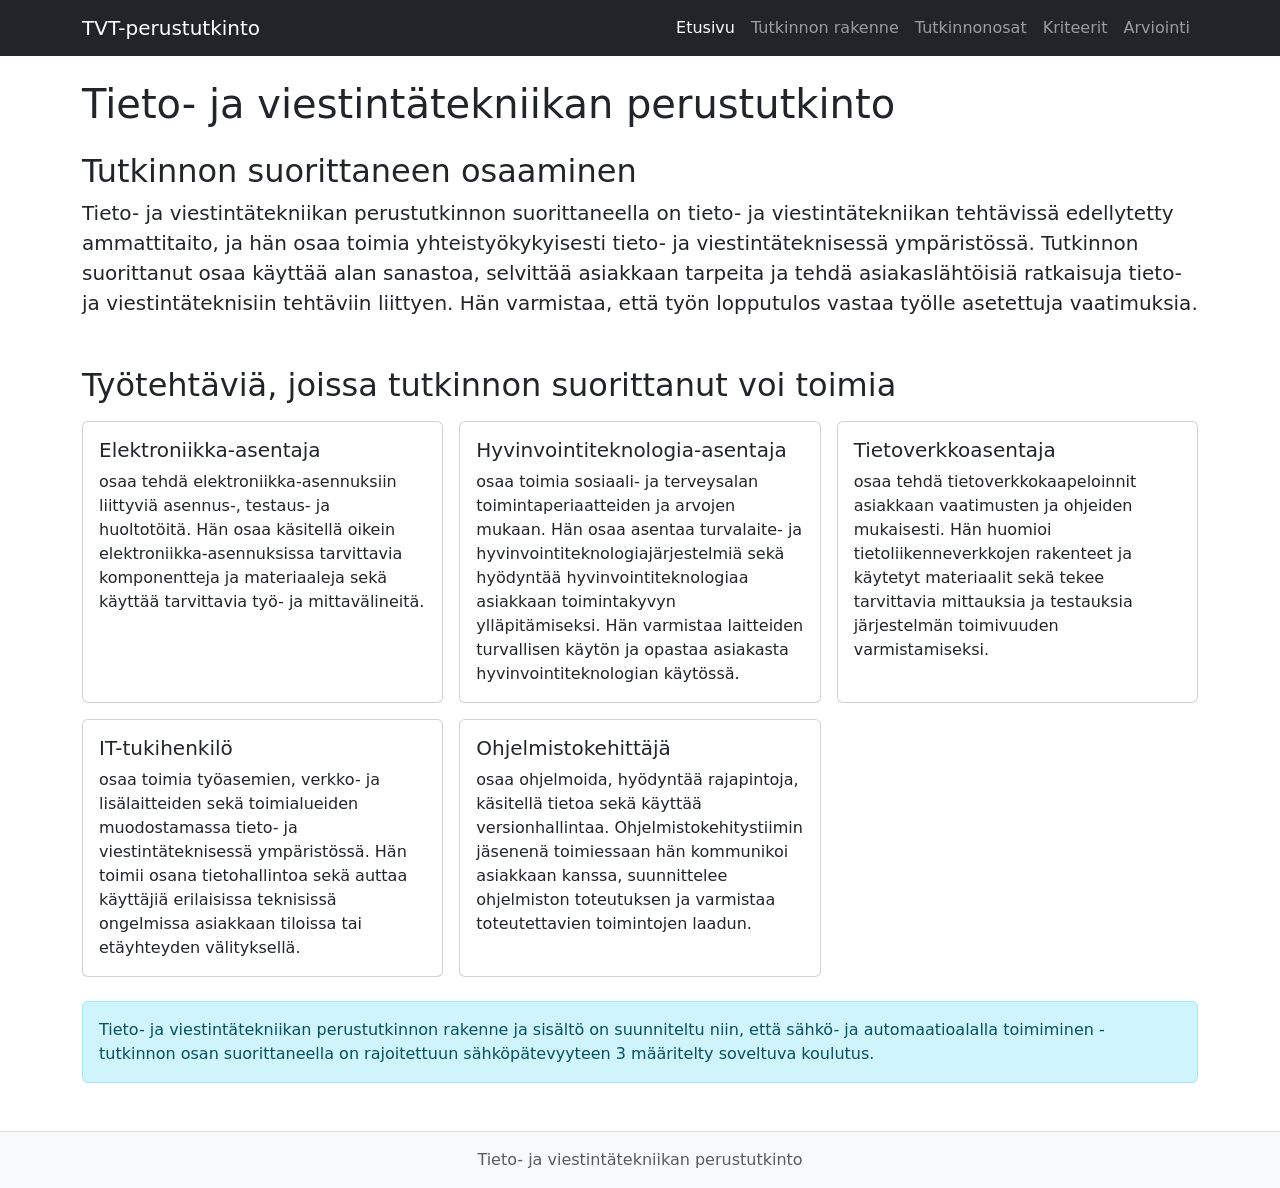
<file: index.html>
<!DOCTYPE html>
<html lang="fi">
<head>
  <meta charset="utf-8">
  <meta name="viewport" content="width=device-width, initial-scale=1">
  <title>Etusivu | Tieto- ja viestintätekniikan perustutkinto</title>
  <link href="https://cdn.jsdelivr.net/npm/bootstrap@5.3.3/dist/css/bootstrap.min.css" rel="stylesheet">
</head>
<body>
  <nav class="navbar navbar-expand-lg bg-dark navbar-dark sticky-top">
    <div class="container">
      <a class="navbar-brand" href="index.html">TVT-perustutkinto</a>
      <button class="navbar-toggler" type="button" data-bs-toggle="collapse" data-bs-target="#valikko" aria-controls="valikko" aria-expanded="false" aria-label="Avaa valikko">
        <span class="navbar-toggler-icon"></span>
      </button>
      <div class="collapse navbar-collapse" id="valikko">
        <ul class="navbar-nav ms-auto">
        <li class="nav-item"><a class="nav-link active" href="index.html" aria-current="page">Etusivu</a></li>
        <li class="nav-item"><a class="nav-link" href="rakenne.html">Tutkinnon rakenne</a></li>
        <li class="nav-item"><a class="nav-link" href="rakenne.html">Tutkinnonosat</a></li>
        <li class="nav-item"><a class="nav-link" href="kriteerit.html">Kriteerit</a></li>
        <li class="nav-item"><a class="nav-link" href="arviointi.html">Arviointi</a></li>
        </ul>
      </div>
    </div>
  </nav>

  <main class="container my-4">
    <h1 class="mb-4">Tieto- ja viestintätekniikan perustutkinto</h1>

    <h2>Tutkinnon suorittaneen osaaminen</h2>
    <p class="lead">Tieto- ja viestintätekniikan perustutkinnon suorittaneella on tieto- ja viestintätekniikan tehtävissä edellytetty ammattitaito, ja hän osaa toimia yhteistyökykyisesti tieto- ja viestintäteknisessä ympäristössä. Tutkinnon suorittanut osaa käyttää alan sanastoa, selvittää asiakkaan tarpeita ja tehdä asiakaslähtöisiä ratkaisuja tieto- ja viestintäteknisiin tehtäviin liittyen. Hän varmistaa, että työn lopputulos vastaa työlle asetettuja vaatimuksia.</p>

    <h2 class="mt-5 mb-3">Työtehtäviä, joissa tutkinnon suorittanut voi toimia</h2>
    <div class="row row-cols-1 row-cols-md-2 row-cols-xl-3 g-3">
      <div class="col">
        <div class="card h-100">
          <div class="card-body">
            <h3 class="card-title h5">Elektroniikka-asentaja</h3>
            <p class="card-text">osaa tehdä elektroniikka-asennuksiin liittyviä asennus-, testaus- ja huoltotöitä. Hän osaa käsitellä oikein elektroniikka-asennuksissa tarvittavia komponentteja ja materiaaleja sekä käyttää tarvittavia työ- ja mittavälineitä.</p>
          </div>
        </div>
      </div>
      <div class="col">
        <div class="card h-100">
          <div class="card-body">
            <h3 class="card-title h5">Hyvinvointiteknologia-asentaja</h3>
            <p class="card-text">osaa toimia sosiaali- ja terveysalan toimintaperiaatteiden ja arvojen mukaan. Hän osaa asentaa turvalaite- ja hyvinvointiteknologiajärjestelmiä sekä hyödyntää hyvinvointiteknologiaa asiakkaan toimintakyvyn ylläpitämiseksi. Hän varmistaa laitteiden turvallisen käytön ja opastaa asiakasta hyvinvointiteknologian käytössä.</p>
          </div>
        </div>
      </div>
      <div class="col">
        <div class="card h-100">
          <div class="card-body">
            <h3 class="card-title h5">Tietoverkkoasentaja</h3>
            <p class="card-text">osaa tehdä tietoverkkokaapeloinnit asiakkaan vaatimusten ja ohjeiden mukaisesti. Hän huomioi tietoliikenneverkkojen rakenteet ja käytetyt materiaalit sekä tekee tarvittavia mittauksia ja testauksia järjestelmän toimivuuden varmistamiseksi.</p>
          </div>
        </div>
      </div>
      <div class="col">
        <div class="card h-100">
          <div class="card-body">
            <h3 class="card-title h5">IT-tukihenkilö</h3>
            <p class="card-text">osaa toimia työasemien, verkko- ja lisälaitteiden sekä toimialueiden muodostamassa tieto- ja viestintäteknisessä ympäristössä. Hän toimii osana tietohallintoa sekä auttaa käyttäjiä erilaisissa teknisissä ongelmissa asiakkaan tiloissa tai etäyhteyden välityksellä.</p>
          </div>
        </div>
      </div>
      <div class="col">
        <div class="card h-100">
          <div class="card-body">
            <h3 class="card-title h5">Ohjelmistokehittäjä</h3>
            <p class="card-text">osaa ohjelmoida, hyödyntää rajapintoja, käsitellä tietoa sekä käyttää versionhallintaa. Ohjelmistokehitystiimin jäsenenä toimiessaan hän kommunikoi asiakkaan kanssa, suunnittelee ohjelmiston toteutuksen ja varmistaa toteutettavien toimintojen laadun.</p>
          </div>
        </div>
      </div>
    </div>

    <div class="alert alert-info mt-4" role="alert">
      Tieto- ja viestintätekniikan perustutkinnon rakenne ja sisältö on suunniteltu niin, että sähkö- ja automaatioalalla toimiminen -tutkinnon osan suorittaneella on rajoitettuun sähköpätevyyteen 3 määritelty soveltuva koulutus.
    </div>
  </main>

  <footer class="bg-light border-top py-3 mt-5">
    <div class="container text-center text-muted">Tieto- ja viestintätekniikan perustutkinto</div>
  </footer>

  <script src="https://cdn.jsdelivr.net/npm/bootstrap@5.3.3/dist/js/bootstrap.bundle.min.js"></script>
</body>
</html>
</file>
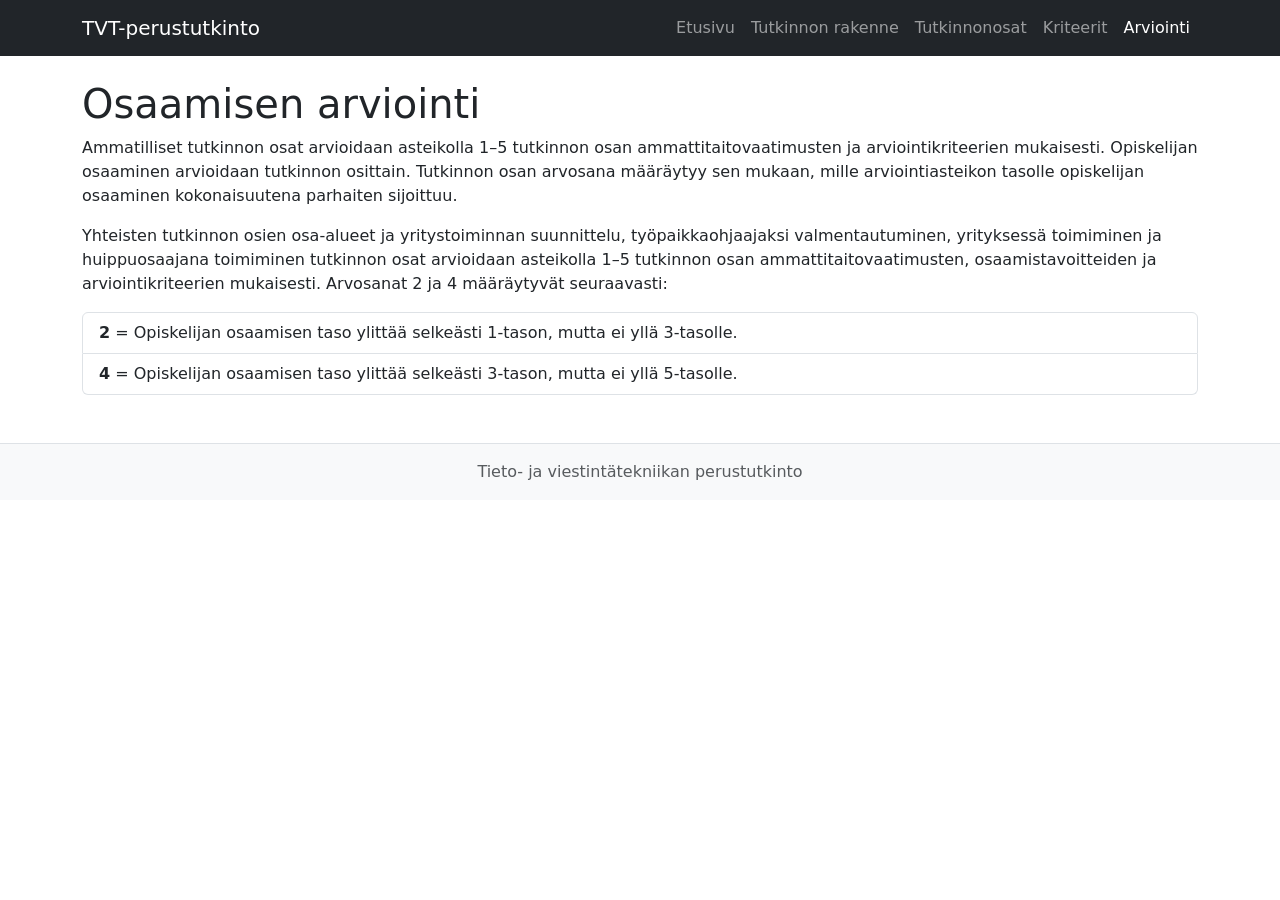
<file: arviointi.html>
<!DOCTYPE html>
<html lang="fi">
<head>
  <meta charset="utf-8">
  <meta name="viewport" content="width=device-width, initial-scale=1">
  <title>Arviointi | Tieto- ja viestintätekniikan perustutkinto</title>
  <link href="https://cdn.jsdelivr.net/npm/bootstrap@5.3.3/dist/css/bootstrap.min.css" rel="stylesheet">
</head>
<body>
  <nav class="navbar navbar-expand-lg bg-dark navbar-dark sticky-top">
    <div class="container">
      <a class="navbar-brand" href="index.html">TVT-perustutkinto</a>
      <button class="navbar-toggler" type="button" data-bs-toggle="collapse" data-bs-target="#valikko" aria-controls="valikko" aria-expanded="false" aria-label="Avaa valikko">
        <span class="navbar-toggler-icon"></span>
      </button>
      <div class="collapse navbar-collapse" id="valikko">
        <ul class="navbar-nav ms-auto">
        <li class="nav-item"><a class="nav-link" href="index.html">Etusivu</a></li>
        <li class="nav-item"><a class="nav-link" href="rakenne.html">Tutkinnon rakenne</a></li>
        <li class="nav-item"><a class="nav-link" href="tutkinnonosat.html">Tutkinnonosat</a></li>
        <li class="nav-item"><a class="nav-link" href="kriteerit.html">Kriteerit</a></li>
        <li class="nav-item"><a class="nav-link active" href="arviointi.html" aria-current="page">Arviointi</a></li>
        </ul>
      </div>
    </div>
  </nav>

  <main class="container my-4">
    <h1>Osaamisen arviointi</h1>
    <p>Ammatilliset tutkinnon osat arvioidaan asteikolla 1–5 tutkinnon osan ammattitaitovaatimusten ja arviointikriteerien mukaisesti. Opiskelijan osaaminen arvioidaan tutkinnon osittain. Tutkinnon osan arvosana määräytyy sen mukaan, mille arviointiasteikon tasolle opiskelijan osaaminen kokonaisuutena parhaiten sijoittuu.</p>
    <p>Yhteisten tutkinnon osien osa-alueet ja yritystoiminnan suunnittelu, työpaikkaohjaajaksi valmentautuminen, yrityksessä toimiminen ja huippuosaajana toimiminen tutkinnon osat arvioidaan asteikolla 1–5 tutkinnon osan ammattitaitovaatimusten, osaamistavoitteiden ja arviointikriteerien mukaisesti. Arvosanat 2 ja 4 määräytyvät seuraavasti:</p>
    <ul class="list-group">
      <li class="list-group-item"><strong>2</strong> = Opiskelijan osaamisen taso ylittää selkeästi 1-tason, mutta ei yllä 3-tasolle.</li>
      <li class="list-group-item"><strong>4</strong> = Opiskelijan osaamisen taso ylittää selkeästi 3-tason, mutta ei yllä 5-tasolle.</li>
    </ul>
  </main>

  <footer class="bg-light border-top py-3 mt-5">
    <div class="container text-center text-muted">Tieto- ja viestintätekniikan perustutkinto</div>
  </footer>

  <script src="https://cdn.jsdelivr.net/npm/bootstrap@5.3.3/dist/js/bootstrap.bundle.min.js"></script>
</body>
</html>
</file>
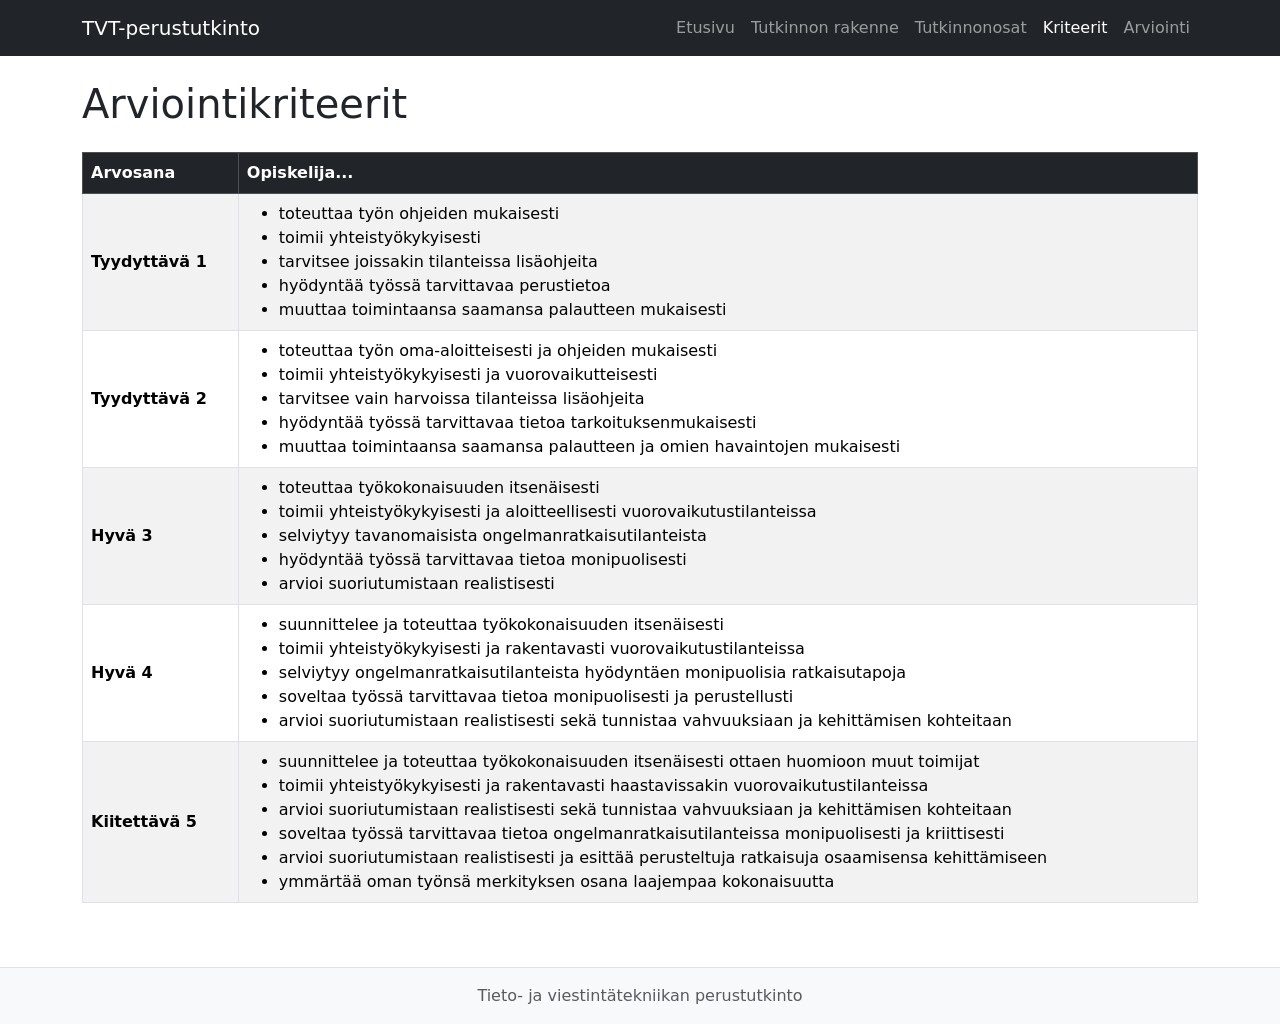
<file: kriteerit.html>
<!DOCTYPE html>
<html lang="fi">
<head>
  <meta charset="utf-8">
  <meta name="viewport" content="width=device-width, initial-scale=1">
  <title>Kriteerit | Tieto- ja viestintätekniikan perustutkinto</title>
  <link href="https://cdn.jsdelivr.net/npm/bootstrap@5.3.3/dist/css/bootstrap.min.css" rel="stylesheet">
</head>
<body>
  <nav class="navbar navbar-expand-lg bg-dark navbar-dark sticky-top">
    <div class="container">
      <a class="navbar-brand" href="index.html">TVT-perustutkinto</a>
      <button class="navbar-toggler" type="button" data-bs-toggle="collapse" data-bs-target="#valikko" aria-controls="valikko" aria-expanded="false" aria-label="Avaa valikko">
        <span class="navbar-toggler-icon"></span>
      </button>
      <div class="collapse navbar-collapse" id="valikko">
        <ul class="navbar-nav ms-auto">
        <li class="nav-item"><a class="nav-link" href="index.html">Etusivu</a></li>
        <li class="nav-item"><a class="nav-link" href="rakenne.html">Tutkinnon rakenne</a></li>
        <li class="nav-item"><a class="nav-link" href="tutkinnonosat.html">Tutkinnonosat</a></li>
        <li class="nav-item"><a class="nav-link active" href="kriteerit.html" aria-current="page">Kriteerit</a></li>
        <li class="nav-item"><a class="nav-link" href="arviointi.html">Arviointi</a></li>
        </ul>
      </div>
    </div>
  </nav>

  <main class="container my-4">
    <h1 class="mb-4">Arviointikriteerit</h1>
    <div class="table-responsive">
      <table class="table table-striped table-bordered align-middle">
        <thead class="table-dark">
          <tr>
            <th scope="col">Arvosana</th>
            <th scope="col">Opiskelija...</th>
          </tr>
        </thead>
        <tbody>
        <tr>
          <th scope="row">Tyydyttävä 1</th>
          <td>
            <ul class="mb-0">
            <li>toteuttaa työn ohjeiden mukaisesti</li>
            <li>toimii yhteistyökykyisesti</li>
            <li>tarvitsee joissakin tilanteissa lisäohjeita</li>
            <li>hyödyntää työssä tarvittavaa perustietoa</li>
            <li>muuttaa toimintaansa saamansa palautteen mukaisesti</li>
            </ul>
          </td>
        </tr>
        <tr>
          <th scope="row">Tyydyttävä 2</th>
          <td>
            <ul class="mb-0">
            <li>toteuttaa työn oma-aloitteisesti ja ohjeiden mukaisesti</li>
            <li>toimii yhteistyökykyisesti ja vuorovaikutteisesti</li>
            <li>tarvitsee vain harvoissa tilanteissa lisäohjeita</li>
            <li>hyödyntää työssä tarvittavaa tietoa tarkoituksenmukaisesti</li>
            <li>muuttaa toimintaansa saamansa palautteen ja omien havaintojen mukaisesti</li>
            </ul>
          </td>
        </tr>
        <tr>
          <th scope="row">Hyvä 3</th>
          <td>
            <ul class="mb-0">
            <li>toteuttaa työkokonaisuuden itsenäisesti</li>
            <li>toimii yhteistyökykyisesti ja aloitteellisesti vuorovaikutustilanteissa</li>
            <li>selviytyy tavanomaisista ongelmanratkaisutilanteista</li>
            <li>hyödyntää työssä tarvittavaa tietoa monipuolisesti</li>
            <li>arvioi suoriutumistaan realistisesti</li>
            </ul>
          </td>
        </tr>
        <tr>
          <th scope="row">Hyvä 4</th>
          <td>
            <ul class="mb-0">
            <li>suunnittelee ja toteuttaa työkokonaisuuden itsenäisesti</li>
            <li>toimii yhteistyökykyisesti ja rakentavasti vuorovaikutustilanteissa</li>
            <li>selviytyy ongelmanratkaisutilanteista hyödyntäen monipuolisia ratkaisutapoja</li>
            <li>soveltaa työssä tarvittavaa tietoa monipuolisesti ja perustellusti</li>
            <li>arvioi suoriutumistaan realistisesti sekä tunnistaa vahvuuksiaan ja kehittämisen kohteitaan</li>
            </ul>
          </td>
        </tr>
        <tr>
          <th scope="row">Kiitettävä 5</th>
          <td>
            <ul class="mb-0">
            <li>suunnittelee ja toteuttaa työkokonaisuuden itsenäisesti ottaen huomioon muut toimijat</li>
            <li>toimii yhteistyökykyisesti ja rakentavasti haastavissakin vuorovaikutustilanteissa</li>
            <li>arvioi suoriutumistaan realistisesti sekä tunnistaa vahvuuksiaan ja kehittämisen kohteitaan</li>
            <li>soveltaa työssä tarvittavaa tietoa ongelmanratkaisutilanteissa monipuolisesti ja kriittisesti</li>
            <li>arvioi suoriutumistaan realistisesti ja esittää perusteltuja ratkaisuja osaamisensa kehittämiseen</li>
            <li>ymmärtää oman työnsä merkityksen osana laajempaa kokonaisuutta</li>
            </ul>
          </td>
        </tr>
        </tbody>
      </table>
    </div>
  </main>

  <footer class="bg-light border-top py-3 mt-5">
    <div class="container text-center text-muted">Tieto- ja viestintätekniikan perustutkinto</div>
  </footer>

  <script src="https://cdn.jsdelivr.net/npm/bootstrap@5.3.3/dist/js/bootstrap.bundle.min.js"></script>
</body>
</html>
</file>
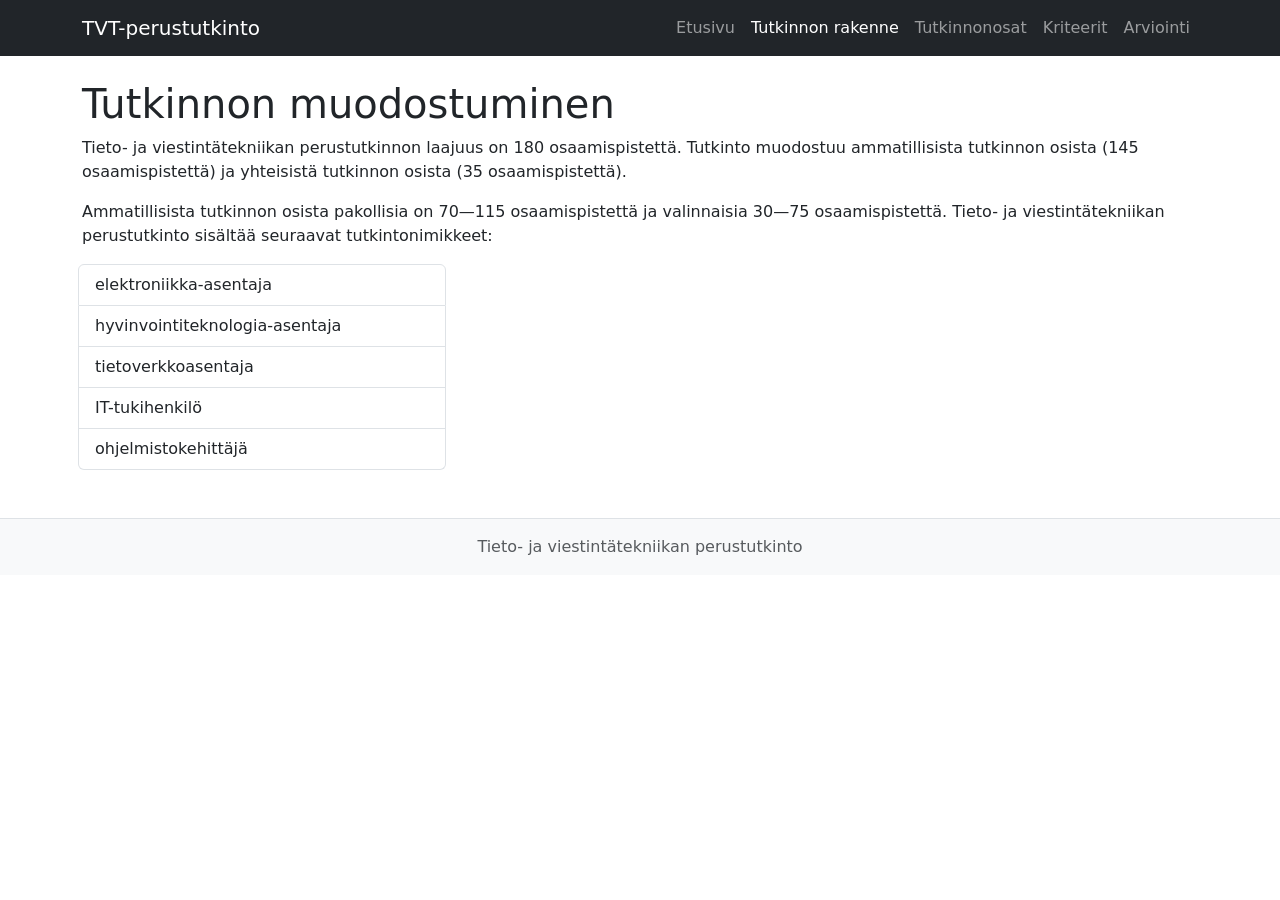
<file: rakenne.html>
<!DOCTYPE html>
<html lang="fi">
<head>
  <meta charset="utf-8">
  <meta name="viewport" content="width=device-width, initial-scale=1">
  <title>Tutkinnon rakenne | Tieto- ja viestintätekniikan perustutkinto</title>
  <link href="https://cdn.jsdelivr.net/npm/bootstrap@5.3.3/dist/css/bootstrap.min.css" rel="stylesheet">
</head>
<body>
  <nav class="navbar navbar-expand-lg bg-dark navbar-dark sticky-top">
    <div class="container">
      <a class="navbar-brand" href="index.html">TVT-perustutkinto</a>
      <button class="navbar-toggler" type="button" data-bs-toggle="collapse" data-bs-target="#valikko" aria-controls="valikko" aria-expanded="false" aria-label="Avaa valikko">
        <span class="navbar-toggler-icon"></span>
      </button>
      <div class="collapse navbar-collapse" id="valikko">
        <ul class="navbar-nav ms-auto">
        <li class="nav-item"><a class="nav-link" href="index.html">Etusivu</a></li>
        <li class="nav-item"><a class="nav-link active" href="rakenne.html" aria-current="page">Tutkinnon rakenne</a></li>
        <li class="nav-item"><a class="nav-link" href="tutkinnonosat.html">Tutkinnonosat</a></li>
        <li class="nav-item"><a class="nav-link" href="kriteerit.html">Kriteerit</a></li>
        <li class="nav-item"><a class="nav-link" href="arviointi.html">Arviointi</a></li>
        </ul>
      </div>
    </div>
  </nav>

  <main class="container my-4">
    <h1>Tutkinnon muodostuminen</h1>
    <p>Tieto- ja viestintätekniikan perustutkinnon laajuus on 180 osaamispistettä. Tutkinto muodostuu ammatillisista tutkinnon osista (145 osaamispistettä) ja yhteisistä tutkinnon osista (35 osaamispistettä).</p>
    <p>Ammatillisista tutkinnon osista pakollisia on 70—115 osaamispistettä ja valinnaisia 30—75 osaamispistettä. Tieto- ja viestintätekniikan perustutkinto sisältää seuraavat tutkintonimikkeet:</p>
    <div class="row">
      <ul class="list-group col-12 col-md-6 col-lg-4 ms-2">
        <li class="list-group-item">elektroniikka-asentaja</li>
        <li class="list-group-item">hyvinvointiteknologia-asentaja</li>
        <li class="list-group-item">tietoverkkoasentaja</li>
        <li class="list-group-item">IT-tukihenkilö</li>
        <li class="list-group-item">ohjelmistokehittäjä</li>
      </ul>
    </div>
  </main>

  <footer class="bg-light border-top py-3 mt-5">
    <div class="container text-center text-muted">Tieto- ja viestintätekniikan perustutkinto</div>
  </footer>

  <script src="https://cdn.jsdelivr.net/npm/bootstrap@5.3.3/dist/js/bootstrap.bundle.min.js"></script>
</body>
</html>
</file>
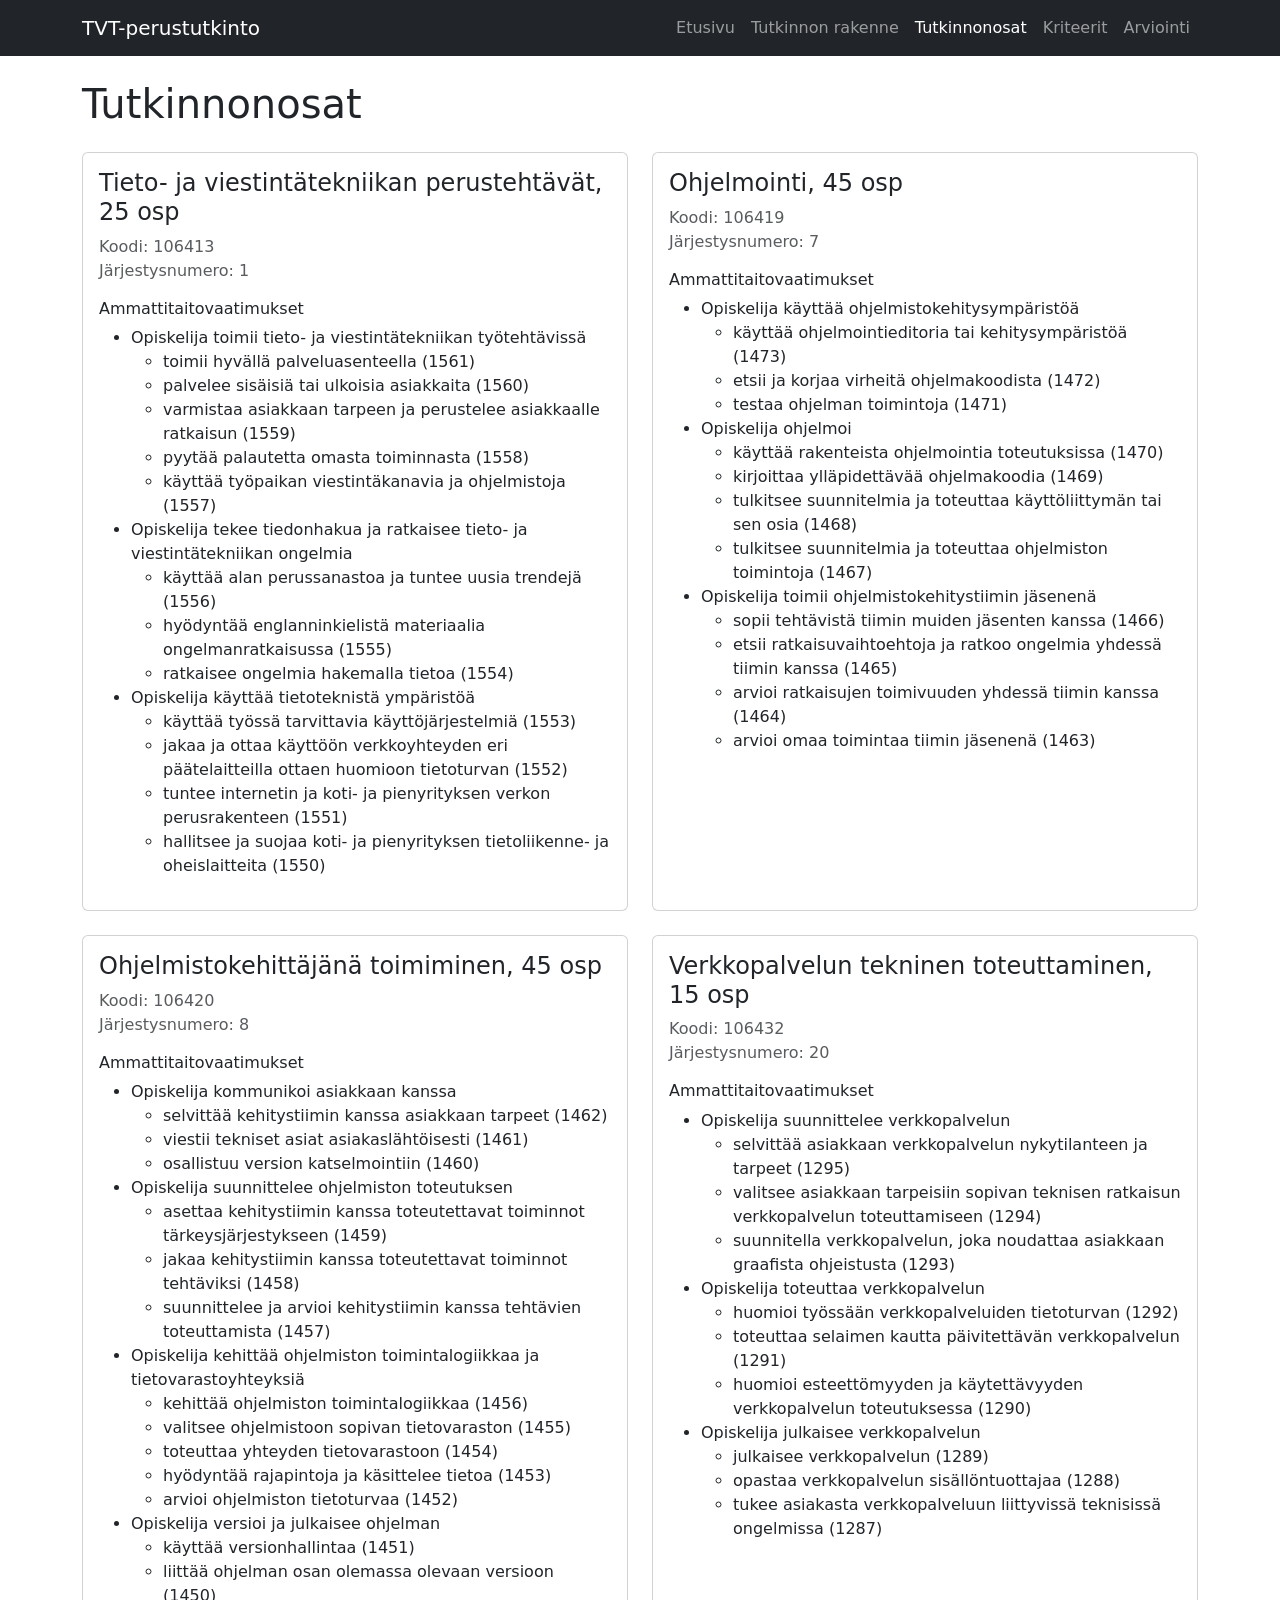
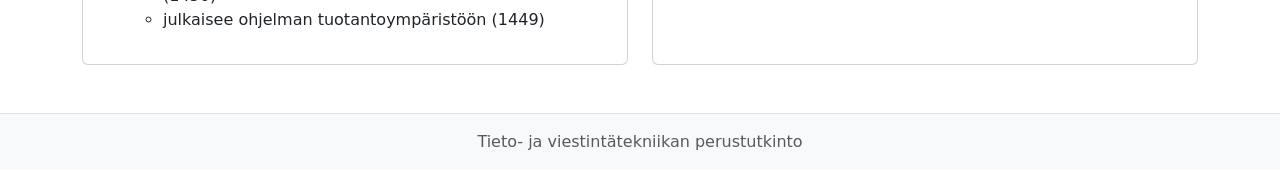
<file: tutkinnonosat.html>
<!DOCTYPE html>
<html lang="fi">
<head>
  <meta charset="utf-8">
  <meta name="viewport" content="width=device-width, initial-scale=1">
  <title>Tutkinnonosat | Tieto- ja viestintätekniikan perustutkinto</title>
  <link href="https://cdn.jsdelivr.net/npm/bootstrap@5.3.3/dist/css/bootstrap.min.css" rel="stylesheet">
</head>
<body>
  <nav class="navbar navbar-expand-lg bg-dark navbar-dark sticky-top">
    <div class="container">
      <a class="navbar-brand" href="index.html">TVT-perustutkinto</a>
      <button class="navbar-toggler" type="button" data-bs-toggle="collapse" data-bs-target="#valikko" aria-controls="valikko" aria-expanded="false" aria-label="Avaa valikko">
        <span class="navbar-toggler-icon"></span>
      </button>
      <div class="collapse navbar-collapse" id="valikko">
        <ul class="navbar-nav ms-auto">
        <li class="nav-item"><a class="nav-link" href="index.html">Etusivu</a></li>
        <li class="nav-item"><a class="nav-link" href="rakenne.html">Tutkinnon rakenne</a></li>
        <li class="nav-item"><a class="nav-link active" href="tutkinnonosat.html" aria-current="page">Tutkinnonosat</a></li>
        <li class="nav-item"><a class="nav-link" href="kriteerit.html">Kriteerit</a></li>
        <li class="nav-item"><a class="nav-link" href="arviointi.html">Arviointi</a></li>
        </ul>
      </div>
    </div>
  </nav>

  <main class="container my-4">
    <h1 class="mb-4">Tutkinnonosat</h1>
    <div class="row row-cols-1 row-cols-xl-2 g-4">
      <div class="col">
        <div class="card h-100">
          <div class="card-body">
            <h2 class="card-title h4">Tieto- ja viestintätekniikan perustehtävät, 25 osp</h2>
            <p class="text-muted">Koodi: 106413<br>Järjestysnumero: 1</p>
            <h3 class="h6">Ammattitaitovaatimukset</h3>
            <ul>
            <li>Opiskelija toimii tieto- ja viestintätekniikan työtehtävissä
              <ul>
                <li>toimii hyvällä palveluasenteella (1561)</li>
                <li>palvelee sisäisiä tai ulkoisia asiakkaita (1560)</li>
                <li>varmistaa asiakkaan tarpeen ja perustelee asiakkaalle ratkaisun (1559)</li>
                <li>pyytää palautetta omasta toiminnasta (1558)</li>
                <li>käyttää työpaikan viestintäkanavia ja ohjelmistoja (1557)</li>
              </ul>
            </li>
            <li>Opiskelija tekee tiedonhakua ja ratkaisee tieto- ja viestintätekniikan ongelmia
              <ul>
                <li>käyttää alan perussanastoa ja tuntee uusia trendejä (1556)</li>
                <li>hyödyntää englanninkielistä materiaalia ongelmanratkaisussa (1555)</li>
                <li>ratkaisee ongelmia hakemalla tietoa (1554)</li>
              </ul>
            </li>
            <li>Opiskelija käyttää tietoteknistä ympäristöä
              <ul>
                <li>käyttää työssä tarvittavia käyttöjärjestelmiä (1553)</li>
                <li>jakaa ja ottaa käyttöön verkkoyhteyden eri päätelaitteilla ottaen huomioon tietoturvan (1552)</li>
                <li>tuntee internetin ja koti- ja pienyrityksen verkon perusrakenteen (1551)</li>
                <li>hallitsee ja suojaa koti- ja pienyrityksen tietoliikenne- ja oheislaitteita (1550)</li>
              </ul>
            </li>
            </ul>
          </div>
        </div>
      </div>
      <div class="col">
        <div class="card h-100">
          <div class="card-body">
            <h2 class="card-title h4">Ohjelmointi, 45 osp</h2>
            <p class="text-muted">Koodi: 106419<br>Järjestysnumero: 7</p>
            <h3 class="h6">Ammattitaitovaatimukset</h3>
            <ul>
            <li>Opiskelija käyttää ohjelmistokehitysympäristöä
              <ul>
                <li>käyttää ohjelmointieditoria tai kehitysympäristöä (1473)</li>
                <li>etsii ja korjaa virheitä ohjelmakoodista (1472)</li>
                <li>testaa ohjelman toimintoja (1471)</li>
              </ul>
            </li>
            <li>Opiskelija ohjelmoi
              <ul>
                <li>käyttää rakenteista ohjelmointia toteutuksissa (1470)</li>
                <li>kirjoittaa ylläpidettävää ohjelmakoodia (1469)</li>
                <li>tulkitsee suunnitelmia ja toteuttaa käyttöliittymän tai sen osia (1468)</li>
                <li>tulkitsee suunnitelmia ja toteuttaa ohjelmiston toimintoja (1467)</li>
              </ul>
            </li>
            <li>Opiskelija toimii ohjelmistokehitystiimin jäsenenä
              <ul>
                <li>sopii tehtävistä tiimin muiden jäsenten kanssa (1466)</li>
                <li>etsii ratkaisuvaihtoehtoja ja ratkoo ongelmia yhdessä tiimin kanssa (1465)</li>
                <li>arvioi ratkaisujen toimivuuden yhdessä tiimin kanssa (1464)</li>
                <li>arvioi omaa toimintaa tiimin jäsenenä (1463)</li>
              </ul>
            </li>
            </ul>
          </div>
        </div>
      </div>
      <div class="col">
        <div class="card h-100">
          <div class="card-body">
            <h2 class="card-title h4">Ohjelmistokehittäjänä toimiminen, 45 osp</h2>
            <p class="text-muted">Koodi: 106420<br>Järjestysnumero: 8</p>
            <h3 class="h6">Ammattitaitovaatimukset</h3>
            <ul>
            <li>Opiskelija kommunikoi asiakkaan kanssa
              <ul>
                <li>selvittää kehitystiimin kanssa asiakkaan tarpeet (1462)</li>
                <li>viestii tekniset asiat asiakaslähtöisesti (1461)</li>
                <li>osallistuu version katselmointiin (1460)</li>
              </ul>
            </li>
            <li>Opiskelija suunnittelee ohjelmiston toteutuksen
              <ul>
                <li>asettaa kehitystiimin kanssa toteutettavat toiminnot tärkeysjärjestykseen (1459)</li>
                <li>jakaa kehitystiimin kanssa toteutettavat toiminnot tehtäviksi (1458)</li>
                <li>suunnittelee ja arvioi kehitystiimin kanssa tehtävien toteuttamista (1457)</li>
              </ul>
            </li>
            <li>Opiskelija kehittää ohjelmiston toimintalogiikkaa ja tietovarastoyhteyksiä
              <ul>
                <li>kehittää ohjelmiston toimintalogiikkaa (1456)</li>
                <li>valitsee ohjelmistoon sopivan tietovaraston (1455)</li>
                <li>toteuttaa yhteyden tietovarastoon (1454)</li>
                <li>hyödyntää rajapintoja ja käsittelee tietoa (1453)</li>
                <li>arvioi ohjelmiston tietoturvaa (1452)</li>
              </ul>
            </li>
            <li>Opiskelija versioi ja julkaisee ohjelman
              <ul>
                <li>käyttää versionhallintaa (1451)</li>
                <li>liittää ohjelman osan olemassa olevaan versioon (1450)</li>
                <li>julkaisee ohjelman tuotantoympäristöön (1449)</li>
              </ul>
            </li>
            </ul>
          </div>
        </div>
      </div>
      <div class="col">
        <div class="card h-100">
          <div class="card-body">
            <h2 class="card-title h4">Verkkopalvelun tekninen toteuttaminen, 15 osp</h2>
            <p class="text-muted">Koodi: 106432<br>Järjestysnumero: 20</p>
            <h3 class="h6">Ammattitaitovaatimukset</h3>
            <ul>
            <li>Opiskelija suunnittelee verkkopalvelun
              <ul>
                <li>selvittää asiakkaan verkkopalvelun nykytilanteen ja tarpeet (1295)</li>
                <li>valitsee asiakkaan tarpeisiin sopivan teknisen ratkaisun verkkopalvelun toteuttamiseen (1294)</li>
                <li>suunnitella verkkopalvelun, joka noudattaa asiakkaan graafista ohjeistusta (1293)</li>
              </ul>
            </li>
            <li>Opiskelija toteuttaa verkkopalvelun
              <ul>
                <li>huomioi työssään verkkopalveluiden tietoturvan (1292)</li>
                <li>toteuttaa selaimen kautta päivitettävän verkkopalvelun (1291)</li>
                <li>huomioi esteettömyyden ja käytettävyyden verkkopalvelun toteutuksessa (1290)</li>
              </ul>
            </li>
            <li>Opiskelija julkaisee verkkopalvelun
              <ul>
                <li>julkaisee verkkopalvelun (1289)</li>
                <li>opastaa verkkopalvelun sisällöntuottajaa (1288)</li>
                <li>tukee asiakasta verkkopalveluun liittyvissä teknisissä ongelmissa (1287)</li>
              </ul>
            </li>
            </ul>
          </div>
        </div>
      </div>
    </div>
  </main>

  <footer class="bg-light border-top py-3 mt-5">
    <div class="container text-center text-muted">Tieto- ja viestintätekniikan perustutkinto</div>
  </footer>

  <script src="https://cdn.jsdelivr.net/npm/bootstrap@5.3.3/dist/js/bootstrap.bundle.min.js"></script>
</body>
</html>
</file>
